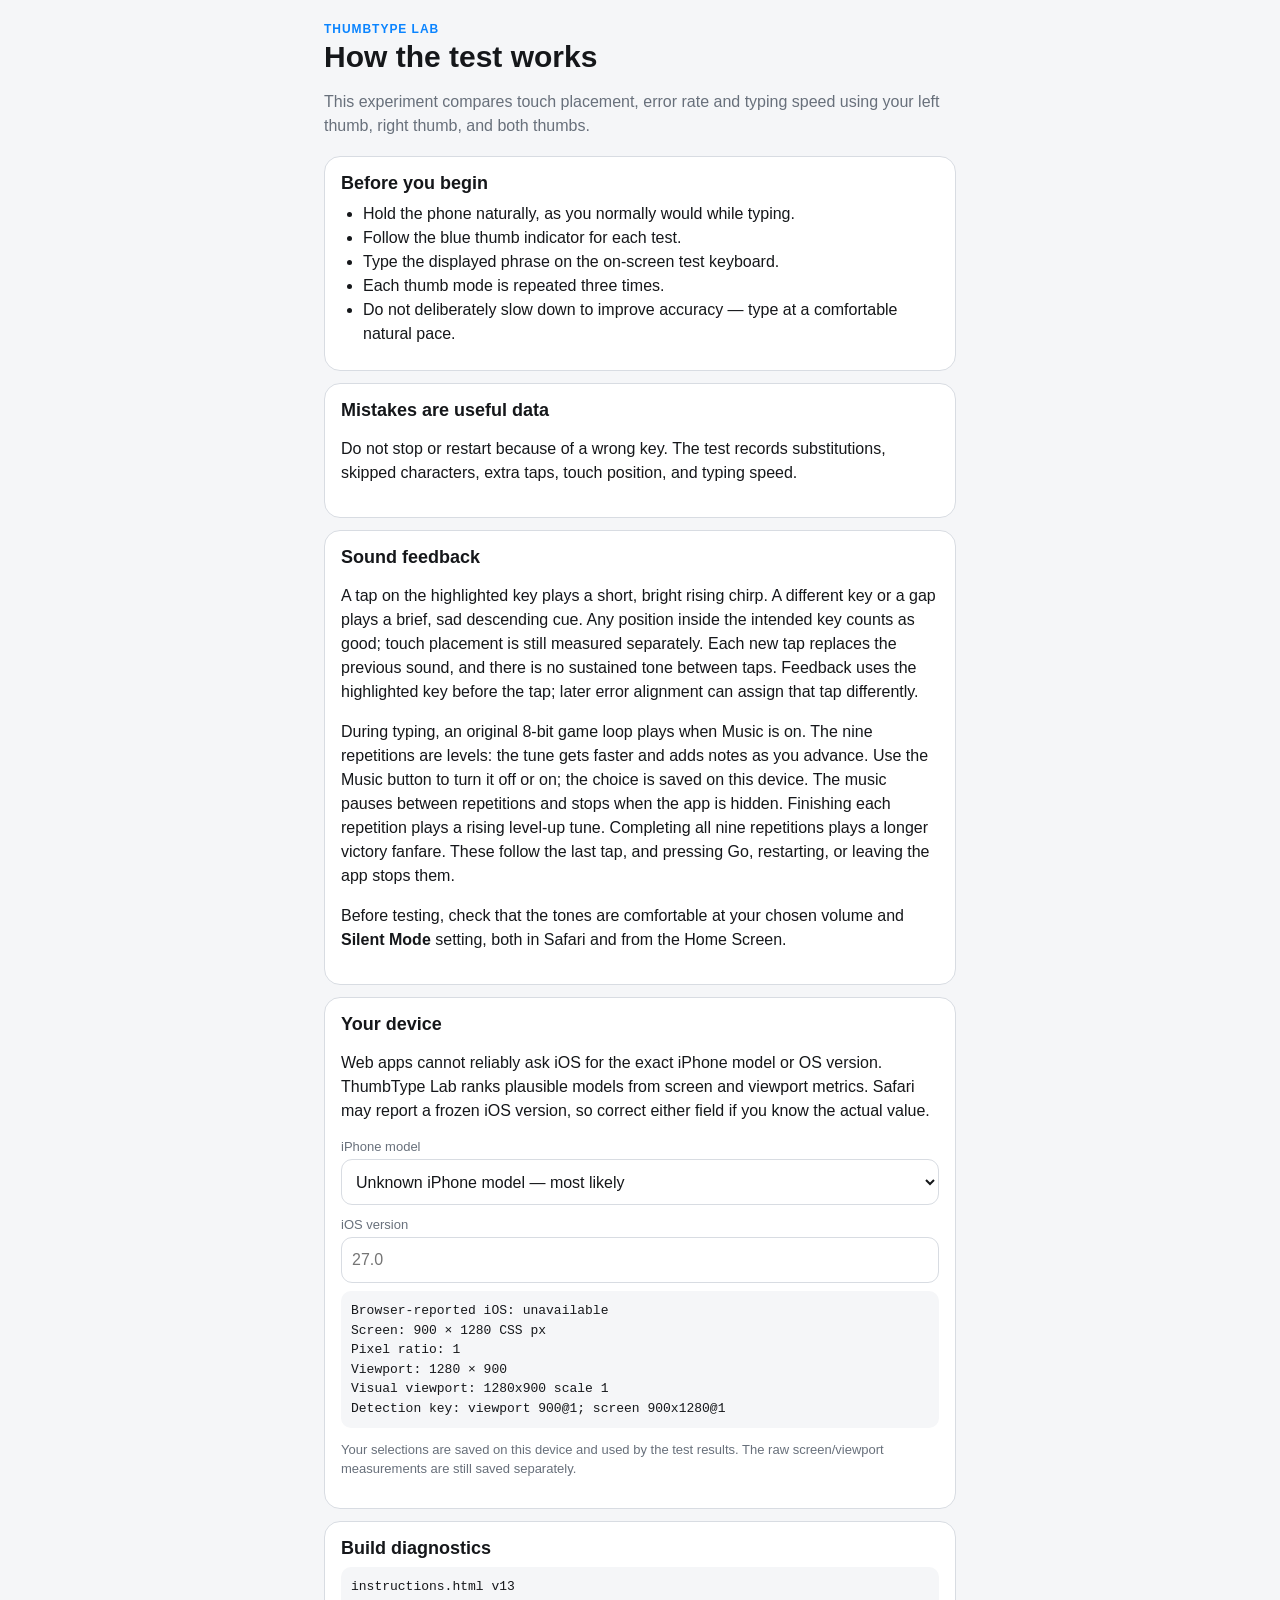
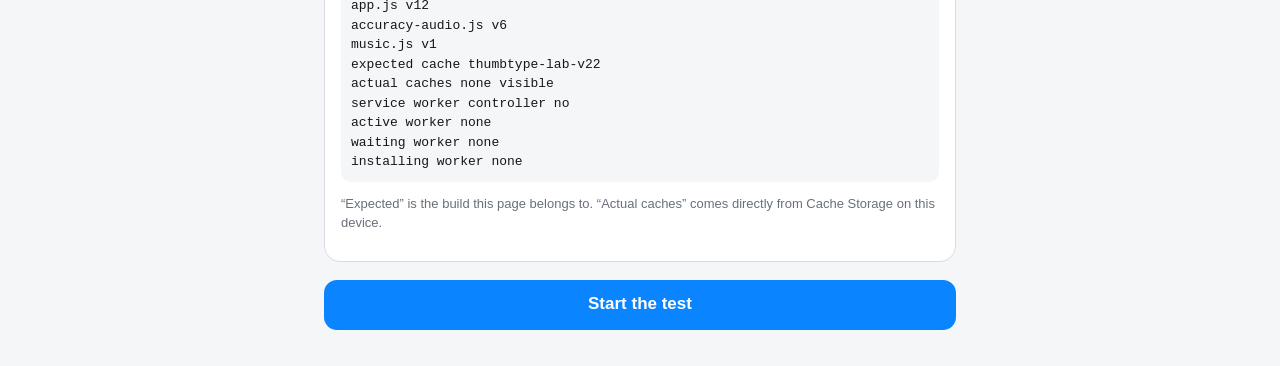
<file: index.html>
<!doctype html>
<html lang="en">
<head>
<meta charset="utf-8">
<meta name="viewport" content="width=device-width,initial-scale=1,viewport-fit=cover,user-scalable=no">
<meta name="description" content="Measure thumb touch accuracy and typing speed. Compare your left thumb, right thumb, and both thumbs.">
<link rel="canonical" href="https://neonemmy.github.io/thumbtype-lab/">
<meta property="og:type" content="website">
<meta property="og:site_name" content="ThumbType Lab">
<meta property="og:title" content="ThumbType Lab">
<meta property="og:description" content="Measure thumb touch accuracy and typing speed. Compare your left thumb, right thumb, and both thumbs.">
<meta property="og:url" content="https://neonemmy.github.io/thumbtype-lab/">
<meta property="og:image" content="https://neonemmy.github.io/thumbtype-lab/repository-open-graph.png">
<meta property="og:image:type" content="image/png">
<meta property="og:image:width" content="1280">
<meta property="og:image:height" content="640">
<meta property="og:image:alt" content="ThumbType Lab keyboard icon beside the words Touchscreen Thumb Accuracy Measurement">
<meta name="twitter:card" content="summary_large_image">
<meta name="twitter:title" content="ThumbType Lab">
<meta name="twitter:description" content="Measure thumb touch accuracy and typing speed. Compare your left thumb, right thumb, and both thumbs.">
<meta name="twitter:image" content="https://neonemmy.github.io/thumbtype-lab/repository-open-graph.png">
<meta name="twitter:image:alt" content="ThumbType Lab keyboard icon beside the words Touchscreen Thumb Accuracy Measurement">
<meta name="theme-color" content="#0a84ff">
<meta name="apple-mobile-web-app-capable" content="yes">
<meta name="apple-mobile-web-app-status-bar-style" content="black-translucent">
<meta name="apple-mobile-web-app-title" content="ThumbType Lab">
<link rel="manifest" href="./manifest.webmanifest">
<link rel="icon" href="./icon.svg" type="image/svg+xml">
<link rel="stylesheet" href="./styles.css?v=5">
<title>ThumbType Lab</title>
</head>
<body>
<main class="app">
<header>
<div><h1>ThumbType Lab</h1><div class="subtitle">Measure iPhone thumb touch accuracy and speed</div></div>
<div class="header-actions"><button id="musicToggle" class="icon-btn" type="button" aria-pressed="true">Music: On</button><button id="instructionsButton" class="icon-btn" type="button">Instructions</button><button id="newPhrase" class="icon-btn" type="button">New phrase</button></div>
</header>
<div class="stack">
<section class="card">
<div class="row"><div class="muted" style="font-size:12px">Current test</div><div id="musicLevel" class="report-note">Level 1 of 9</div></div><div id="modeLabel" class="mode">Left thumb only</div>
<div class="phrase-label">Type this phrase 3 times</div><div id="phrase" class="phrase">the quick brown fox</div>
<div class="phrase-label">Detected keys</div><div id="enteredViewport" class="entered-box"><div id="enteredKeys" class="entered" aria-live="polite"></div></div>
</section>
<section class="card"><div class="stats">
<div class="stat"><span class="muted">Mode</span><b><span id="modeNumber">1</span>/3</b></div>
<div class="stat"><span class="muted">Repeat</span><b><span id="repNumber">1</span>/3</b></div>
<div class="stat"><span class="muted">Touches</span><b id="sampleCount">0</b></div>
<div class="stat"><span class="muted">Speed</span><b id="liveSpeed">— WPM</b></div>
</div><div id="typedLine" class="typed-line" aria-live="polite"></div></section>
<div id="thumbCue" class="thumb-cue thumb-left" aria-label="Use left thumb"><span id="leftThumbLabel" class="thumb-label active">LEFT</span><span aria-hidden="true">☝</span><span id="rightThumbLabel" class="thumb-label">RIGHT</span></div>
<section id="keyboardStage" class="keyboard-stage">
<div class="keyboard-wrap"><div id="keyboard" class="keyboard">
<div class="kb-row"><button class="key" data-key="q">Q</button><button class="key" data-key="w">W</button><button class="key" data-key="e">E</button><button class="key" data-key="r">R</button><button class="key" data-key="t">T</button><button class="key" data-key="y">Y</button><button class="key" data-key="u">U</button><button class="key" data-key="i">I</button><button class="key" data-key="o">O</button><button class="key" data-key="p">P</button></div>
<div class="kb-row mid"><button class="key" data-key="a">A</button><button class="key" data-key="s">S</button><button class="key" data-key="d">D</button><button class="key" data-key="f">F</button><button class="key" data-key="g">G</button><button class="key" data-key="h">H</button><button class="key" data-key="j">J</button><button class="key" data-key="k">K</button><button class="key" data-key="l">L</button></div>
<div class="kb-row low"><button class="key" data-key="z">Z</button><button class="key" data-key="x">X</button><button class="key" data-key="c">C</button><button class="key" data-key="v">V</button><button class="key" data-key="b">B</button><button class="key" data-key="n">N</button><button class="key" data-key="m">M</button></div>
<div class="kb-row bottom"><button class="key space" data-key=" ">space</button></div>
</div></div>
<div id="readyModal" class="modal" role="dialog" aria-modal="true"><div class="modal-card"><div id="readyMode" class="modal-kicker">LEFT THUMB</div><h2 id="readyTitle">Ready?</h2><div id="readyText" class="modal-body"></div><div class="modal-actions single"><button id="goButton" class="btn primary" type="button">Go</button></div></div></div>
<div id="resultsModal" class="modal hidden" role="dialog" aria-modal="true"><div class="modal-card"><div class="modal-kicker">TEST COMPLETE</div><h2>What the results suggest</h2><div id="report" class="report"></div><div class="modal-actions"><button id="resultsShare" class="btn primary" type="button">Share</button><button id="resultsRaw" class="btn" type="button">Raw data</button></div><div class="modal-actions single"><button id="closeResults" class="btn" type="button">Close</button></div></div></div>
<div id="rawModal" class="modal hidden" role="dialog" aria-modal="true"><div class="modal-card"><h2>Raw test data</h2><pre id="rawText" class="raw"></pre><div class="modal-actions"><button id="downloadRaw" class="btn primary" type="button">Download JSON</button><button id="closeRaw" class="btn" type="button">Close</button></div></div></div>
</section>
<div id="status" class="status">Ready to begin.</div>
<details class="card"><summary>Device information</summary><div class="device-grid"><div class="field"><label for="osVersion">OS version</label><input id="osVersion"></div><div class="field"><label for="hardwareModel">Hardware model</label><input id="hardwareModel"></div></div><div id="deviceNote" class="report-note" style="margin-top:8px"></div></details>
<div class="actions"><button id="seeResults" class="btn" type="button" hidden disabled>See results</button><button id="shareResults" class="btn primary" type="button" disabled>Share</button><button id="rawData" class="btn" type="button" disabled>Raw data</button><button id="restart" class="btn" type="button">Restart all tests</button></div>
</div>
</main>
<script src="./accuracy-audio.js?v=6"></script>
<script src="./music.js?v=1"></script>
<script src="./app.js?v=12"></script>
<script src="./device-detect.js?v=4"></script>
<script src="./preferences.js?v=2"></script>
<script src="./results-reopen.js?v=1"></script>

</body>
</html>
</file>
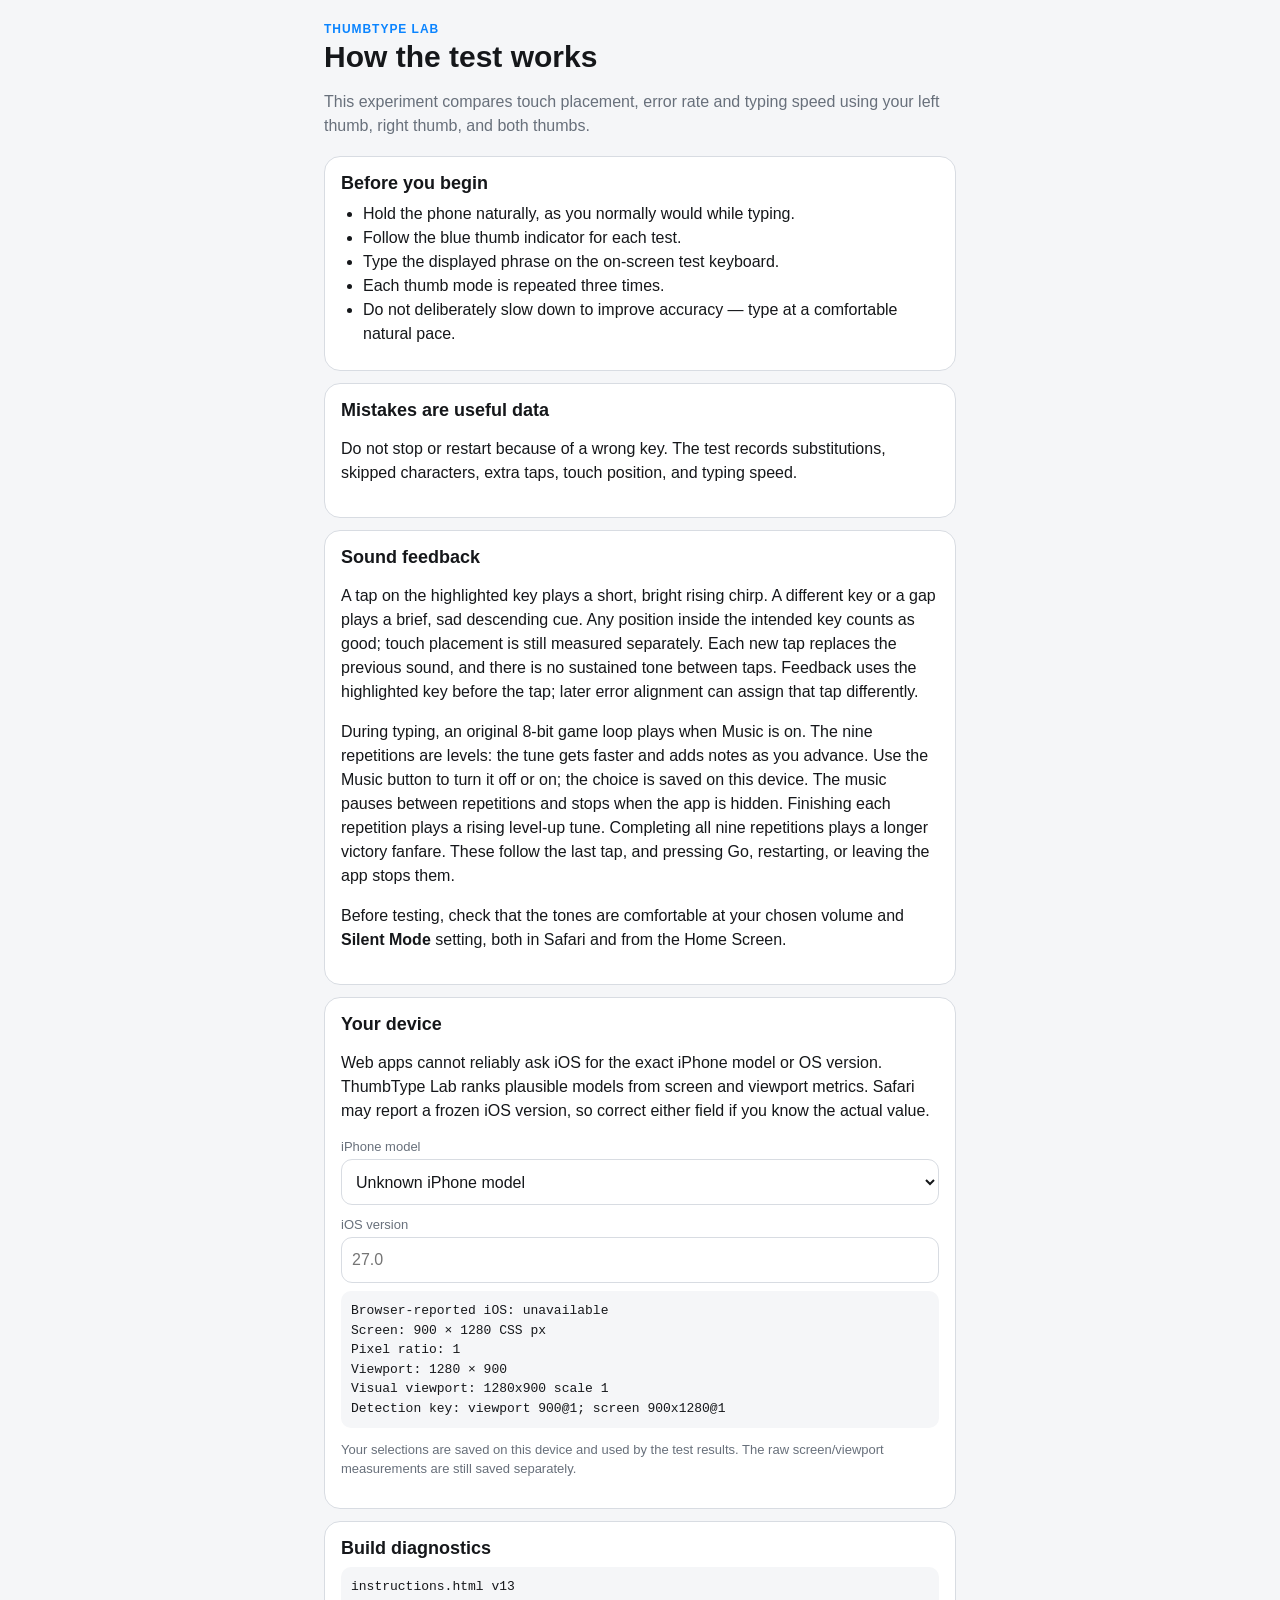
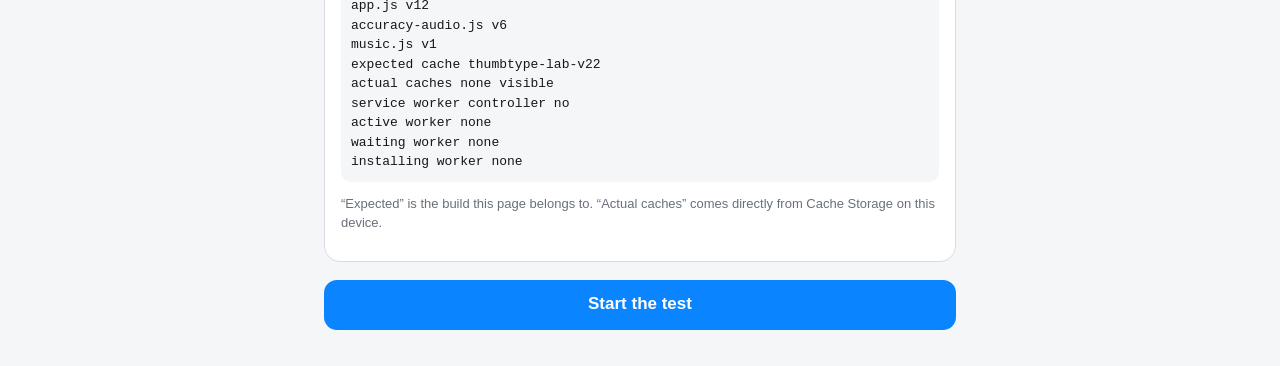
<file: instructions.html>
<!doctype html>
<html lang="en">
<head>
<meta charset="utf-8">
<meta name="viewport" content="width=device-width,initial-scale=1,viewport-fit=cover">
<meta name="description" content="Learn how to compare thumb touch accuracy and typing speed with ThumbType Lab.">
<link rel="canonical" href="https://neonemmy.github.io/thumbtype-lab/instructions.html">
<meta property="og:type" content="website">
<meta property="og:site_name" content="ThumbType Lab">
<meta property="og:title" content="ThumbType Lab — Instructions">
<meta property="og:description" content="Learn how to compare thumb touch accuracy and typing speed with ThumbType Lab.">
<meta property="og:url" content="https://neonemmy.github.io/thumbtype-lab/instructions.html">
<meta property="og:image" content="https://neonemmy.github.io/thumbtype-lab/repository-open-graph.png">
<meta property="og:image:type" content="image/png">
<meta property="og:image:width" content="1280">
<meta property="og:image:height" content="640">
<meta property="og:image:alt" content="ThumbType Lab keyboard icon beside the words Touchscreen Thumb Accuracy Measurement">
<meta name="twitter:card" content="summary_large_image">
<meta name="twitter:title" content="ThumbType Lab — Instructions">
<meta name="twitter:description" content="Learn how to compare thumb touch accuracy and typing speed with ThumbType Lab.">
<meta name="twitter:image" content="https://neonemmy.github.io/thumbtype-lab/repository-open-graph.png">
<meta name="twitter:image:alt" content="ThumbType Lab keyboard icon beside the words Touchscreen Thumb Accuracy Measurement">
<meta name="theme-color" content="#0a84ff">
<title>ThumbType Lab — Instructions</title>
<style>
:root{--bg:#f5f6f8;--card:#fff;--text:#15171a;--muted:#68707b;--border:#d8dce2;--blue:#0a84ff}
@media(prefers-color-scheme:dark){:root{--bg:#101214;--card:#1c2025;--text:#f4f6f8;--muted:#a7adb6;--border:#363b43}}
*{box-sizing:border-box}html,body{margin:0;background:var(--bg);color:var(--text);font-family:-apple-system,BlinkMacSystemFont,"SF Pro Text","Helvetica Neue",Arial,sans-serif}body{padding:env(safe-area-inset-top) 0 env(safe-area-inset-bottom)}main{max-width:660px;margin:auto;padding:22px 14px 36px}.hero{margin-bottom:18px}.kicker{font-size:12px;font-weight:800;letter-spacing:.08em;color:var(--blue)}h1{font-size:30px;margin:4px 0 8px}p,li{font-size:16px;line-height:1.5}.muted{color:var(--muted)}.card{background:var(--card);border:1px solid var(--border);border-radius:16px;padding:16px;margin:12px 0}.card h2{font-size:18px;margin:0 0 8px}.steps{padding-left:22px;margin:8px 0}.btn{display:block;width:100%;min-height:50px;border:0;border-radius:13px;background:var(--blue);color:#fff;font:700 17px -apple-system,BlinkMacSystemFont,"SF Pro Text",sans-serif;text-decoration:none;text-align:center;padding:14px;margin-top:18px}.small{font-size:13px;line-height:1.45}.metric{font:13px/1.5 ui-monospace,SFMono-Regular,Menlo,monospace;white-space:pre-wrap;word-break:break-word;background:var(--bg);border-radius:10px;padding:10px;margin-top:8px}.field{margin-top:12px}.field label{display:block;font-size:13px;color:var(--muted);margin-bottom:5px}.field select,.field input{width:100%;min-height:46px;border:1px solid var(--border);border-radius:11px;background:var(--card);color:var(--text);padding:0 10px;font:16px -apple-system,BlinkMacSystemFont,"SF Pro Text",sans-serif}
</style>
</head>
<body>
<main>
<section class="hero"><div class="kicker">THUMBTYPE LAB</div><h1>How the test works</h1><p class="muted">This experiment compares touch placement, error rate and typing speed using your left thumb, right thumb, and both thumbs.</p></section>
<section class="card"><h2>Before you begin</h2><ul class="steps"><li>Hold the phone naturally, as you normally would while typing.</li><li>Follow the blue thumb indicator for each test.</li><li>Type the displayed phrase on the on-screen test keyboard.</li><li>Each thumb mode is repeated three times.</li><li>Do not deliberately slow down to improve accuracy — type at a comfortable natural pace.</li></ul></section>
<section class="card"><h2>Mistakes are useful data</h2><p>Do not stop or restart because of a wrong key. The test records substitutions, skipped characters, extra taps, touch position, and typing speed.</p></section>
<section class="card"><h2>Sound feedback</h2><p>A tap on the highlighted key plays a short, bright rising chirp. A different key or a gap plays a brief, sad descending cue. Any position inside the intended key counts as good; touch placement is still measured separately. Each new tap replaces the previous sound, and there is no sustained tone between taps. Feedback uses the highlighted key before the tap; later error alignment can assign that tap differently.</p><p>During typing, an original 8-bit game loop plays when Music is on. The nine repetitions are levels: the tune gets faster and adds notes as you advance. Use the Music button to turn it off or on; the choice is saved on this device. The music pauses between repetitions and stops when the app is hidden. Finishing each repetition plays a rising level-up tune. Completing all nine repetitions plays a longer victory fanfare. These follow the last tap, and pressing Go, restarting, or leaving the app stops them.</p><p>Before testing, check that the tones are comfortable at your chosen volume and <strong>Silent Mode</strong> setting, both in Safari and from the Home Screen.</p></section>
<section class="card"><h2>Your device</h2><p>Web apps cannot reliably ask iOS for the exact iPhone model or OS version. ThumbType Lab ranks plausible models from screen and viewport metrics. Safari may report a frozen iOS version, so correct either field if you know the actual value.</p><div class="field"><label for="modelSelect">iPhone model</label><select id="modelSelect"></select></div><div class="field"><label for="iosVersion">iOS version</label><input id="iosVersion" inputmode="decimal" placeholder="27.0"></div><div id="deviceMetrics" class="metric"></div><p class="small muted">Your selections are saved on this device and used by the test results. The raw screen/viewport measurements are still saved separately.</p></section>
<section class="card"><h2>Build diagnostics</h2><div id="buildInfo" class="metric">Checking live cache…</div><p class="small muted">“Expected” is the build this page belongs to. “Actual caches” comes directly from Cache Storage on this device.</p></section>
<a class="btn" href="./">Start the test</a>
</main>
<script>
(async()=>{
 const BUILD={instructions:'v13',app:'v12',deviceDetect:'v4',preferences:'v2',accuracyAudio:'v6',music:'v1',styles:'v5',expectedCache:'thumbtype-lab-v22'};
 const HW_KEY='thumbtype.hardwareModel',OS_KEY='thumbtype.osVersion';
 const sw=Math.min(screen.width,screen.height),sh=Math.max(screen.width,screen.height),dpr=devicePixelRatio||1;
 const vv=window.visualViewport;
 const vw=Math.round(vv?.width||innerWidth||screen.width),vh=Math.round(vv?.height||innerHeight||screen.height),portraitWidth=Math.min(vw,vh);
 const rankedByWidth={
  '440@3':['iPhone 18 Pro Max','iPhone 17 Pro Max','iPhone 16 Pro Max'],
  '430@3':['iPhone 16 Plus','iPhone 15 Pro Max','iPhone 15 Plus','iPhone 14 Pro Max'],
  '428@3':['iPhone 14 Plus','iPhone 13 Pro Max','iPhone 12 Pro Max'],
  '420@3':['iPhone Air'],
  '402@3':['iPhone 18 Pro','iPhone 17 Pro','iPhone 16 Pro'],
  '393@3':['iPhone 16','iPhone 15 Pro','iPhone 15','iPhone 14 Pro'],
  '390@3':['iPhone 17e','iPhone 16e','iPhone 14','iPhone 13 Pro','iPhone 13','iPhone 12 Pro','iPhone 12'],
  '375@3':['iPhone 11 Pro','iPhone XS','iPhone X'],
  '375@2':['iPhone SE (3rd gen)','iPhone SE (2nd gen)','iPhone 8','iPhone 7','iPhone 6s','iPhone 6'],
  '360@3':['iPhone 13 mini','iPhone 12 mini'],
  '414@3':['iPhone 11 Pro Max','iPhone XS Max'],
  '414@2':['iPhone 11','iPhone XR'],
  '320@2':['iPhone SE (1st gen)','iPhone 5s','iPhone 5c','iPhone 5']
 };
 const viewportKey=`${portraitWidth}@${dpr}`;
 const options=[...(rankedByWidth[viewportKey]||[])];
 const savedModel=localStorage.getItem(HW_KEY);
 if(savedModel&&!options.includes(savedModel))options.unshift(savedModel);
 if(!options.length)options.push('Unknown iPhone model');
 const select=document.querySelector('#modelSelect');
 options.forEach((name,i)=>{const o=document.createElement('option');o.value=name;o.textContent=i===0&&!savedModel?`${name} — most likely`:name;select.appendChild(o)});
 select.value=savedModel&&options.includes(savedModel)?savedModel:options[0];
 if(!savedModel)localStorage.setItem(HW_KEY,select.value);
 select.addEventListener('change',()=>localStorage.setItem(HW_KEY,select.value));

 const ua=navigator.userAgent||'';
 const m=ua.match(/OS (\d+)[_\.](\d+)(?:[_\.](\d+))?/i);
 const reported=m?`iOS ${m[1]}.${m[2]}${m[3]?'.'+m[3]:''}`:'';
 const numberFrom=value=>{const match=String(value||'').match(/(\d+(?:\.\d+){0,2})/);return match?match[1]:''};
 const osInput=document.querySelector('#iosVersion');
 osInput.value=numberFrom(localStorage.getItem(OS_KEY))||numberFrom(reported);
 osInput.addEventListener('focus',()=>requestAnimationFrame(()=>osInput.setSelectionRange(0,osInput.value.length)));
 const saveOS=()=>{const n=numberFrom(osInput.value);if(n){osInput.value=n;localStorage.setItem(OS_KEY,`iOS ${n}`)}else localStorage.removeItem(OS_KEY)};
 osInput.addEventListener('change',saveOS);osInput.addEventListener('blur',saveOS);

 const visual=vv?`${Math.round(vv.width)}x${Math.round(vv.height)} scale ${vv.scale}`:'unavailable';
 document.querySelector('#deviceMetrics').textContent=`Browser-reported iOS: ${reported||'unavailable'}\nScreen: ${sw} × ${sh} CSS px\nPixel ratio: ${dpr}\nViewport: ${innerWidth} × ${innerHeight}\nVisual viewport: ${visual}\nDetection key: viewport ${viewportKey}; screen ${sw}x${sh}@${dpr}`;

 let cacheNames=[];try{cacheNames=await caches.keys()}catch{}
 let reg=null;try{reg=await navigator.serviceWorker?.getRegistration();if(reg)await reg.update()}catch{}
 const controller=navigator.serviceWorker?.controller;
 document.querySelector('#buildInfo').textContent=`instructions.html ${BUILD.instructions}\napp.js ${BUILD.app}\naccuracy-audio.js ${BUILD.accuracyAudio}\nmusic.js ${BUILD.music}\nexpected cache ${BUILD.expectedCache}\nactual caches ${cacheNames.length?cacheNames.join(', '):'none visible'}\nservice worker controller ${controller?'yes':'no'}\nactive worker ${reg?.active?.state||'none'}\nwaiting worker ${reg?.waiting?.state||'none'}\ninstalling worker ${reg?.installing?.state||'none'}`;
})();
</script>
</body>
</html>
</file>
<file: styles.css>
:root{
      --bg:#f6f7f9;--panel:#fff;--card:#fff;--text:#15171a;--muted:#6c727a;--border:#d6d9de;
      --blue:#0a84ff;--blue-soft:rgba(10,132,255,.14);--bad:#c9342f;--warn:#9b6a00;--good:#16803a;
    }
    @media (prefers-color-scheme:dark){
      :root{--bg:#111315;--panel:#1b1e22;--card:#20242a;--text:#f2f4f7;--muted:#a5abb4;--border:#343941;--blue-soft:rgba(10,132,255,.18);--bad:#ff6961;--warn:#f0b44c;--good:#56d17f}
    }
    *{box-sizing:border-box}
    html,body{margin:0;background:var(--bg);color:var(--text);font-family:-apple-system,BlinkMacSystemFont,"SF Pro Text","Helvetica Neue",Arial,sans-serif;-webkit-text-size-adjust:100%}
    body{padding:env(safe-area-inset-top) 0 env(safe-area-inset-bottom)}
    button,input{font:inherit}
    button{touch-action:manipulation}
    .app{max-width:760px;margin:0 auto;padding:14px 12px 28px}
    header{display:flex;align-items:center;justify-content:space-between;gap:12px;margin-bottom:12px}
    h1{font-size:22px;margin:0}.subtitle{font-size:13px;color:var(--muted);margin-top:2px}
    .icon-btn,.btn{border:1px solid var(--border);background:var(--card);color:var(--text);border-radius:12px;min-height:44px;padding:0 14px;font-weight:600}
    .btn.primary{background:var(--blue);border-color:var(--blue);color:white}.btn:disabled{opacity:.45}
    .stack{display:grid;gap:12px}.card{background:var(--panel);border:1px solid var(--border);border-radius:16px;padding:14px}
    .row{display:flex;align-items:center;justify-content:space-between;gap:10px}.wrap{flex-wrap:wrap}.muted{color:var(--muted)}
    .mode{font-size:26px;font-weight:760}.phrase-label{font-size:12px;color:var(--muted);margin-top:8px}.phrase{font-size:21px;font-weight:700;line-height:1.25;margin-top:2px}
    .entered-box{height:58px;overflow:hidden;margin-top:5px}.entered{font-family:ui-monospace,SFMono-Regular,Menlo,monospace;line-height:28px;font-size:16px}
    .entered span{margin-right:2px}.ok{color:var(--text)}.miss{color:var(--bad);font-weight:800;text-decoration:underline 2px}.skip{color:var(--warn);font-weight:800}.extra{color:var(--warn);font-weight:800}
    .stats{display:grid;grid-template-columns:repeat(4,1fr);gap:8px;font-size:13px}.stat{min-width:0}.stat b{display:block;font-size:16px;margin-top:2px}.typed-line{height:31px;white-space:nowrap;overflow:hidden;text-overflow:ellipsis;margin-top:10px;font-size:18px}.done{color:var(--muted)}.current{text-decoration:underline 2px;text-underline-offset:4px}
    .thumb-cue{height:50px;border:1px solid var(--border);border-radius:14px;display:grid;grid-template-columns:1fr auto 1fr;align-items:center;padding:0 14px;overflow:hidden}.thumb-left{background:linear-gradient(90deg,rgba(10,132,255,.96),rgba(10,132,255,.45) 36%,rgba(10,132,255,.05) 78%,transparent)}.thumb-right{background:linear-gradient(90deg,transparent,rgba(10,132,255,.05) 22%,rgba(10,132,255,.45) 64%,rgba(10,132,255,.96))}.thumb-both{background:linear-gradient(90deg,rgba(10,132,255,.96),rgba(10,132,255,.34) 31%,rgba(10,132,255,.05) 50%,rgba(10,132,255,.34) 69%,rgba(10,132,255,.96))}.thumb-label{font-size:12px;font-weight:800;letter-spacing:.12em;opacity:.35}.thumb-label:last-child{text-align:right}.thumb-label.active{opacity:1;color:white;text-shadow:0 1px 2px rgba(0,0,0,.35)}
    .keyboard-stage{position:relative}.keyboard-wrap{background:var(--panel);border:1px solid var(--border);border-radius:16px;padding:8px}.keyboard{position:relative;overflow:hidden;user-select:none;-webkit-user-select:none;touch-action:manipulation}.kb-row{display:flex;gap:4px;margin-bottom:7px}.kb-row.mid{padding:0 5%}.kb-row.low{padding:0 15%}.kb-row.bottom{padding:0 21%;margin-bottom:0}.key{height:50px;flex:1 1 0;min-width:0;border:1px solid var(--border);border-radius:8px;background:var(--card);color:var(--text);font-size:18px;font-weight:600;-webkit-tap-highlight-color:transparent}.key.space{font-size:13px}.key.expected{outline:3px solid var(--blue);outline-offset:1px}
    .touch-dot{position:absolute;width:18px;height:18px;margin:-9px 0 0 -9px;border-radius:50%;border:2px solid var(--blue);background:rgba(10,132,255,.18);pointer-events:none;z-index:3}.touch-dot::after{content:"";position:absolute;inset:5px;border-radius:50%;background:var(--blue)}
    .status{font-size:13px;color:var(--muted);text-align:center;min-height:18px}
    details summary{font-weight:650}.device-grid{display:grid;grid-template-columns:1fr 1fr;gap:10px;margin-top:10px}.field label{display:block;font-size:12px;color:var(--muted);margin-bottom:4px}.field input{width:100%;min-height:44px;border:1px solid var(--border);border-radius:10px;background:transparent;color:var(--text);padding:0 10px;font-size:16px}
    .actions{display:flex;flex-wrap:wrap;gap:8px}.header-actions{display:flex;gap:8px;align-items:center;flex-wrap:wrap;justify-content:flex-end}
    .modal{position:absolute;inset:0;z-index:30;display:flex;align-items:center;justify-content:center;padding:12px;background:rgba(0,0,0,.48);border-radius:16px}.modal.hidden{display:none}.modal-card{width:min(92%,380px);max-height:92%;overflow:auto;background:var(--card);border:1px solid var(--border);border-radius:18px;padding:20px;text-align:center;box-shadow:0 14px 36px rgba(0,0,0,.22)}.modal-card h2{margin:3px 0 0;font-size:24px}.modal-kicker{font-size:12px;font-weight:800;letter-spacing:.08em;color:var(--blue)}.modal-body{margin-top:10px;color:var(--muted);font-size:14px;line-height:1.45}.modal-actions{display:grid;grid-template-columns:1fr 1fr;gap:8px;margin-top:16px}.modal-actions.single{grid-template-columns:1fr}.report{display:grid;gap:10px;text-align:left;margin-top:12px}.report-row{border:1px solid var(--border);border-radius:12px;padding:10px}.report-row b{display:block;margin-bottom:3px}.report-note{font-size:13px;line-height:1.45;color:var(--muted)}
    .raw{max-height:300px;overflow:auto;text-align:left;border:1px solid var(--border);border-radius:10px;padding:10px;background:var(--bg);font:11px/1.35 ui-monospace,SFMono-Regular,Menlo,monospace;white-space:pre-wrap;word-break:break-word}

    /* Results use the whole viewport so the comparison is easy to read. */
    #resultsModal{position:fixed;inset:0;z-index:100;padding:0;border-radius:0;background:var(--bg);align-items:stretch;justify-content:stretch}
    #resultsModal .modal-card{width:100%;height:100%;max-width:none;max-height:none;border:0;border-radius:0;box-shadow:none;padding:calc(24px + env(safe-area-inset-top)) 18px calc(20px + env(safe-area-inset-bottom));display:flex;flex-direction:column;text-align:left;overflow:auto}
    #resultsModal .modal-kicker,#resultsModal h2{text-align:center}
    #resultsModal .report{width:min(100%,680px);margin:18px auto 0;gap:12px}
    #resultsModal .report-row{padding:14px}
    #resultsModal .modal-actions{width:min(100%,680px);margin:16px auto 0}
    #resultsModal .modal-actions.single{margin-top:8px}

    @media (max-width:480px){.stats{grid-template-columns:repeat(2,1fr)}.device-grid{grid-template-columns:1fr}.phrase{font-size:19px}.mode{font-size:23px}.app{padding-left:8px;padding-right:8px}}
</file>
